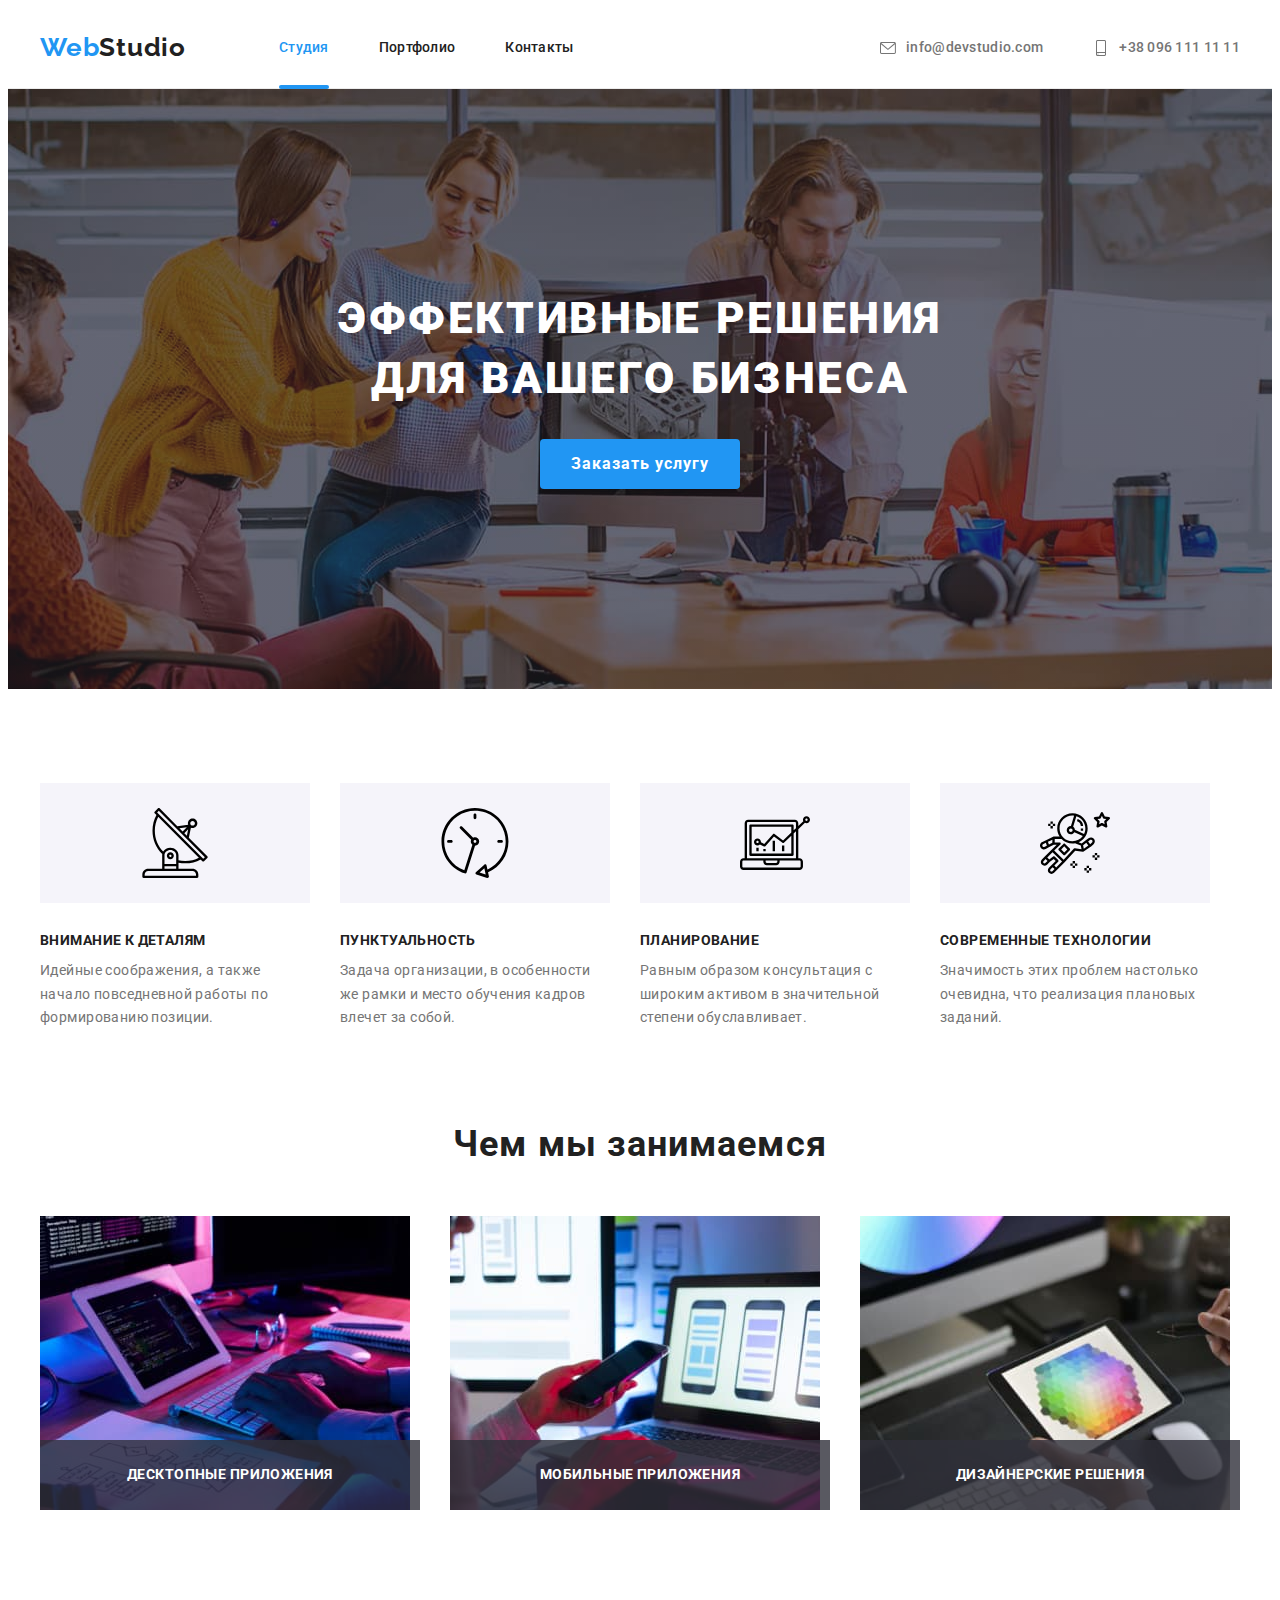
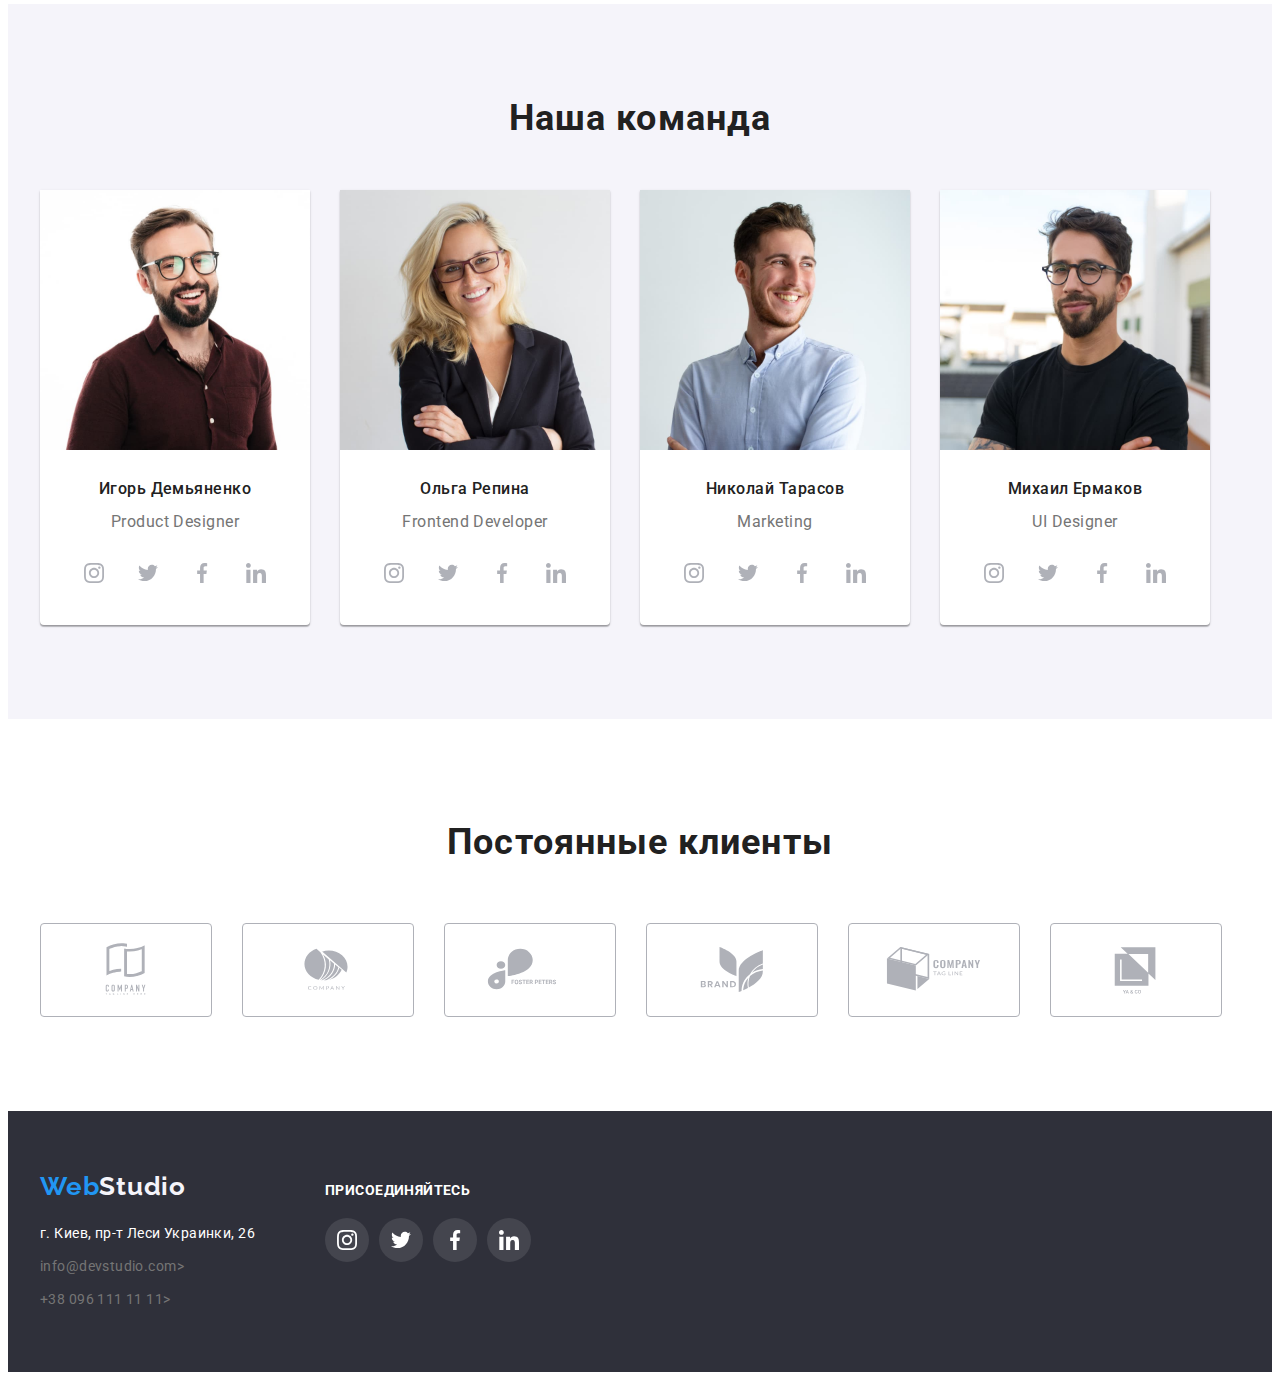
<file: index.html>
<!DOCTYPE html>
<html lang="ru">
    <head>
    <meta charset="UTF-8">
    <meta http-equiv="X-UA-Compatible" content="IE=edge">
    <meta name="viewport" content="width=device-width, initial-scale=1.0">
    <title>Document</title>
    <link rel="preconnect" href="https://fonts.googleapis.com">
    <link rel="preconnect" href="https://fonts.gstatic.com" crossorigin>
    <link href="https://fonts.googleapis.com/css2?family=Raleway:wght@700&family=Roboto:wght@400;500;700;900&display=swap"
        rel="stylesheet">
        <link rel="stylesheet"
            href="https://cdnjs.cloudflare.com/ajax/libs/modern-normalize/1.1.0/modern-normalize.min.css"
            integrity="sha512-wpPYUAdjBVSE4KJnH1VR1HeZfpl1ub8YT/NKx4PuQ5NmX2tKuGu6U/JRp5y+Y8XG2tV+wKQpNHVUX03MfMFn9Q=="
            crossorigin="anonymous" 
            referrerpolicy="no-referrer" 
        />
            
    <link rel="stylesheet" href="./css/styles.css">
    
</head>
<body>
    <header class="header">
        <div class="container header-container">
        <a class="header-logo link"  href=""> Web<span class="span-logo">Studio</span></a>
        <nav class="header-nav">
            <ul class="list header-list">
                <li class="header-item">
                    <a class="link header-link current"  href="">
                        Студия</a>
                </li>
                <li class="header-item">
                    <a class="link header-link"  href="./portfolio.html">Портфолио</a>
                </li>
                <li class="header-item">
                    <a class="link header-link"  href="">Контакты</a>
                </li>
            </ul>
        </nav>
        <ul class="list header-list header-connect">
            <li class="header-cont"><a class="link header-mail"  href="mailto:info@devstudio.com">
                <svg class="header-social-icon" width="16px" height="16px">
                    <use href="images/icons.svg.svg#icon-envelope"></use>
                </svg>
                info@devstudio.com</a></li>
            <li class="header-cont"><a class="link header-tel"  href="tel:+380961111111">
                <svg class="header-social-icon" width="16px" height="16px">
                    <use href="images/icons.svg.svg#icon-smartphone"></use>
                </svg>
                +38 096 111 11 11</a></li>
        </ul>
        </div>
    </header>

    <main>
        <section class="hero">
            <div class="container ">
            <h1 class="hero-title">Эффективные решения для вашего бизнеса</h1>
            <button class="hero-btn btn-pointer" type="button" data-modal-open>Заказать услугу</button>
            </div>
        </section>

        <section class="section">
            <div class="container">
            <h2 class="about-title visually-hidden">наши преимущества</h2>
            <ul class="list about-list">
                <li class="about-item">
                    <div class="about-container">
                        <svg class="about-social-icon" width="70px" height="70px">
                        <use href="images/icons.svg.svg#icon-antenna"></use>
                        </svg>
                    </div>
                    <h3 class="about-pre-title">Внимание к деталям</h3>
                    <p class="about-after-title">Идейные соображения, а также начало повседневной работы по формированию позиции.</p>
                </li>
                <li class="about-item">
                    <div class="about-container">
                        <svg class="about-social-icon" width="70px" height="70px">
                            <use href="images/icons.svg.svg#icon-clock"></use>
                        </svg>
                    </div>
                    <h3 class="about-pre-title">Пунктуальность</h3>
                    <p class="about-after-title">Задача организации, в особенности же рамки и место обучения кадров влечет за собой.</p>
                </li>
                <li class="about-item">
                    <div class="about-container">
                        <svg class="about-social-icon" width="70px" height="70px">
                            <use href="images/icons.svg.svg#icon-diagram"></use>
                        </svg>
                    </div>
                    <h3 class="about-pre-title">Планирование</h3>
                    <p class="about-after-title">Равным образом консультация с широким активом в значительной степени обуславливает.</p>
                </li>
                <li class="about-item">
                    <div class="about-container">
                        <svg class="about-social-icon" width="70px" height="70px">
                            <use href="images/icons.svg.svg#icon-astronaut"></use>
                        </svg>
                    </div>
                    <h3 class="about-pre-title">Современные технологии</h3>
                    <p class="about-after-title">Значимость этих проблем настолько очевидна, что реализация плановых заданий.</p>
                </li>
            </ul>
            </div>
        </section>
        <section class="hom section">
            <div class="container">
            <h2 class="hom-title">Чем мы занимаемся</h2>
            
                <ul class="list hom-list">
                    <li class="hom-item">
                        <img 
                        src="./images/img.jpg" 
                        alt="робота за монитором"
                        width="370">
                        <h3 class="hom-text">Десктопные приложения</h3>
                    </li>
                    <li class="hom-item">
                        <img 
                        src="./images/img1.jpg" 
                        alt="телефон подключаеться к ноутбуку"
                        width="370">
                        <h3 class="hom-text">Мобильные приложения</h3>
                    </li>
                    <li class="hom-item">
                        <img 
                        src="./images/img2.jpg" 
                        alt="робота за планшетом"
                        width="370">
                        <h3 class="hom-text">Дизайнерские решения</h3>
                    </li>
                </ul>
            </div>
        </section>
        <section class="men section">
            <div class="container">
            <h2 class="men-title">Наша команда</h2>
                <ul class="men-list">
                    <li class="men-item">
                        <img 
                            src="./images/img3.jpg" 
                            alt="шатен в очках"
                            width="270">
                            <div class="men-description">
                        <h3 class="men-pre-title">Игорь Демьяненко</h3>
                        <p class="men-after-title" lang="en">Product Designer</p>
                        <ul class="men-social-list list">
                            <li class="men-social-item">
                                <a href="" 
                                class="men-social-link">
                            <svg class="men-social-icon" width="20" height="20">
                                <use href="images/icons.svg.svg#icon-instagram"></use>
                            </svg>
                            </a>
                            </li>
                            <li class="men-social-item">
                                <a href="" 
                                class="men-social-link">
                                <svg class="men-social-icon" width="20" height="20">
                                    <use href="images/icons.svg.svg#icon-twitter"></use>
                                </svg>
                            </a>
                            </li>
                            <li class="men-social-item">
                                <a href="" 
                                class="men-social-link">
                                <svg class="men-social-icon" width="20" height="20">
                                    <use href="images/icons.svg.svg#icon-facebook"></use>
                                </svg>
                            </a>
                            </li>
                            <li class="men-social-item">
                                <a href="" 
                                class="men-social-link">
                                <svg class="men-social-icon" width="20" height="20">
                                    <use href="images/icons.svg.svg#icon-linkedin"></use>
                                </svg>
                            </a>
                            </li>
                        </ul>
                        </div>
                    </li>
                    <li class="men-item">
                        <img 
                            src="./images/img4.jpg" 
                            alt="блондинка"
                            width="270">
                            <div class="men-description">
                        <h3 class="men-pre-title">Ольга Репина</h3>
                        <p class="men-after-title" lang="en">Frontend Developer</p>
                        <ul class="men-social-list list">
                            <li class="men-social-item">
                                <a href="" class="men-social-link">
                                    <svg class="men-social-icon" width="20" height="20">
                                        <use href="images/icons.svg.svg#icon-instagram"></use>
                                    </svg>
                                </a>
                            </li>
                            <li class="men-social-item">
                                <a href="" class="men-social-link">
                                    <svg class="men-social-icon" width="20" height="20">
                                        <use href="images/icons.svg.svg#icon-twitter"></use>
                                    </svg>
                                </a>
                            </li>
                            <li class="men-social-item">
                                <a href="" class="men-social-link">
                                    <svg class="men-social-icon" width="20" height="20">
                                        <use href="images/icons.svg.svg#icon-facebook"></use>
                                    </svg>
                                </a>
                            </li>
                            <li class="men-social-item">
                                <a href="" class="men-social-link">
                                    <svg class="men-social-icon" width="20" height="20">
                                        <use href="images/icons.svg.svg#icon-linkedin"></use>
                                    </svg>
                                </a>
                            </li>
                        </ul>
                            </div>
                    </li>
                    <li class="men-item">
                        <img 
                            src="./images/img5.jpg" 
                            alt="шатен"
                            width="270">
                            <div class="men-description">
                        <h3 class="men-pre-title">Николай Тарасов</h3>
                        <p class="men-after-title" lang="en">Marketing</p>
                        <ul class="men-social-list list">
                            <li class="men-social-item">
                                <a href="" class="men-social-link">
                                    <svg class="men-social-icon" width="20" height="20">
                                        <use href="images/icons.svg.svg#icon-instagram"></use>
                                    </svg>
                                </a>
                            </li>
                            <li class="men-social-item">
                                <a href="" class="men-social-link">
                                    <svg class="men-social-icon" width="20" height="20">
                                        <use href="images/icons.svg.svg#icon-twitter"></use>
                                    </svg>
                                </a>
                            </li>
                            <li class="men-social-item">
                                <a href="" class="men-social-link">
                                    <svg class="men-social-icon" width="20" height="20">
                                        <use href="images/icons.svg.svg#icon-facebook"></use>
                                    </svg>
                                </a>
                            </li>
                            <li class="men-social-item">
                                <a href="" class="men-social-link">
                                    <svg class="men-social-icon" width="20" height="20">
                                        <use href="images/icons.svg.svg#icon-linkedin"></use>
                                    </svg>
                                </a>
                            </li>
                        </ul>
                            </div>
                    </li>
                    <li class="men-item">
                        <img 
                            src="./images/img6.jpg" 
                            alt="брюнет"
                            width="270">
                            <div class="men-description">
                        <h3 class="men-pre-title">Михаил Ермаков</h3>
                        <p class="men-after-title" lang="en">UI Designer</p>
                        <ul class="men-social-list list">
                            <li class="men-social-item">
                                <a href="" class="men-social-link">
                                    <svg class="men-social-icon" width="20" height="20">
                                        <use href="images/icons.svg.svg#icon-instagram"></use>
                                    </svg>
                                </a>
                            </li>
                            <li class="men-social-item">
                                <a href="" class="men-social-link">
                                    <svg class="men-social-icon" width="20" height="20">
                                        <use href="images/icons.svg.svg#icon-twitter"></use>
                                    </svg>
                                </a>
                            </li>
                            <li class="men-social-item">
                                <a href="" class="men-social-link">
                                    <svg class="men-social-icon" width="20" height="20">
                                        <use href="images/icons.svg.svg#icon-facebook"></use>
                                    </svg>
                                </a>
                            </li>
                            <li class="men-social-item">
                                <a href="" class="men-social-link">
                                    <svg class="men-social-icon" width="20" height="20">
                                        <use href="images/icons.svg.svg#icon-linkedin"></use>
                                    </svg>
                                </a>
                            </li>
                        </ul>
                            </div>
                    </li>
                </ul>
                </div>
        </section>
        <section class="section">
            <div class="container">
            <h2 class="client-title">Постоянные клиенты</h2>
            <ul class="client-list list">
                <li class="client-social-item">
                    <a href="" class="client-social-link">
                        <svg class="client-social-icon" width="106" height="60">
                        <use href="images/icons.svg.svg#icon-logo1"></use>
                        </svg>
                    </a>
                </li>
                <li class="client-social-item">
                    <a href="" class="client-social-link">
                        <svg class="client-social-icon" width="106" height="60">
                            <use href="images/icons.svg.svg#icon-logo2"></use>
                        </svg>
                    </a>
                </li>
                <li class="client-social-item">
                    <a href="" class="client-social-link">
                        <svg class="client-social-icon" width="106" height="60">
                            <use href="images/icons.svg.svg#icon-logo3"></use>
                        </svg>
                    </a>
                </li>
                <li class="client-social-item">
                    <a href="" class="client-social-link">
                        <svg class="client-social-icon" width="106" height="60">
                            <use href="images/icons.svg.svg#icon-logo4"></use>
                        </svg>
                    </a>
                </li>
                <li class="client-social-item">
                    <a href="" class="client-social-link">
                        <svg class="client-social-icon" width="106" height="60">
                            <use href="images/icons.svg.svg#icon-logo5"></use>
                        </svg>
                    </a>
                </li>
                <li class="client-social-item">
                    <a href="" class="client-social-link">
                        <svg class="client-social-icon" width="106" height="60">
                            <use href="images/icons.svg.svg#icon-logo6"></use>
                        </svg>
                    </a>
                </li>
            </ul>
            </div>
        </section>
    </main>
    <footer class="footer">
        <div class="container footer-container">
            <div class="footer-address">
            <a class="link footer-logo foot-pointer" href="">Web<span class="spani-logo">Studio</span></a>
            <address>
            <ul class="list footer-list">
                <li><a class="footer-pre-link" href="">г. Киев, пр-т Леси Украинки, 26</a></li>
                <li><a class="footer-link" href="mailto:info@devstudio.com">info@devstudio.com></a></li>
                <li><a class="footer-link" href="tel:+380961111111">+38 096 111 11 11></a></li>
            </ul>
            </div>
            <div class="footer-social">
                <h2 class="footer-title">присоединяйтесь</h2>
                <ul class="footer-social-list list">
                    <li class="footer-social-item">
                        <a href="" class="footer-social-link">
                            <svg class="footer-social-icon" width="20" height="20">
                                <use href="images/icons.svg.svg#icon-instagram"></use>
                            </svg>
                        </a>
                    </li>
                    <li class="footer-social-item">
                        <a href="" class="footer-social-link">
                            <svg class="footer-social-icon" width="20" height="20">
                                <use href="images/icons.svg.svg#icon-twitter"></use>
                            </svg>
                        </a>
                    </li>
                    <li class="footer-social-item">
                        <a href="" class="footer-social-link">
                            <svg class="footer-social-icon" width="20" height="20">
                                <use href="images/icons.svg.svg#icon-facebook"></use>
                            </svg>
                        </a>
                    </li>
                    <li class="footer-social-item">
                        <a href="" class="footer-social-link">
                            <svg class="footer-social-icon" width="20" height="20">
                                <use href="images/icons.svg.svg#icon-linkedin"></use>
                            </svg>
                        </a>
                    </li>
                </ul>
            </div>
        </address>
        </div>
    </footer>
    <div class="backdrop is-hidden" data-modal>
        <div class="modal" >
            <button type="button" class="modal-close" data-modal-close>
                <svg class="mobal-social-icon" width="18" height="18">
                    <use href="images/icons.svg.svg#icon-close-black"></use>
                </svg>
            </button>
        </div>
    </div>
    <script src="./js/modal.js"></script>
</body>
</html>
</file>
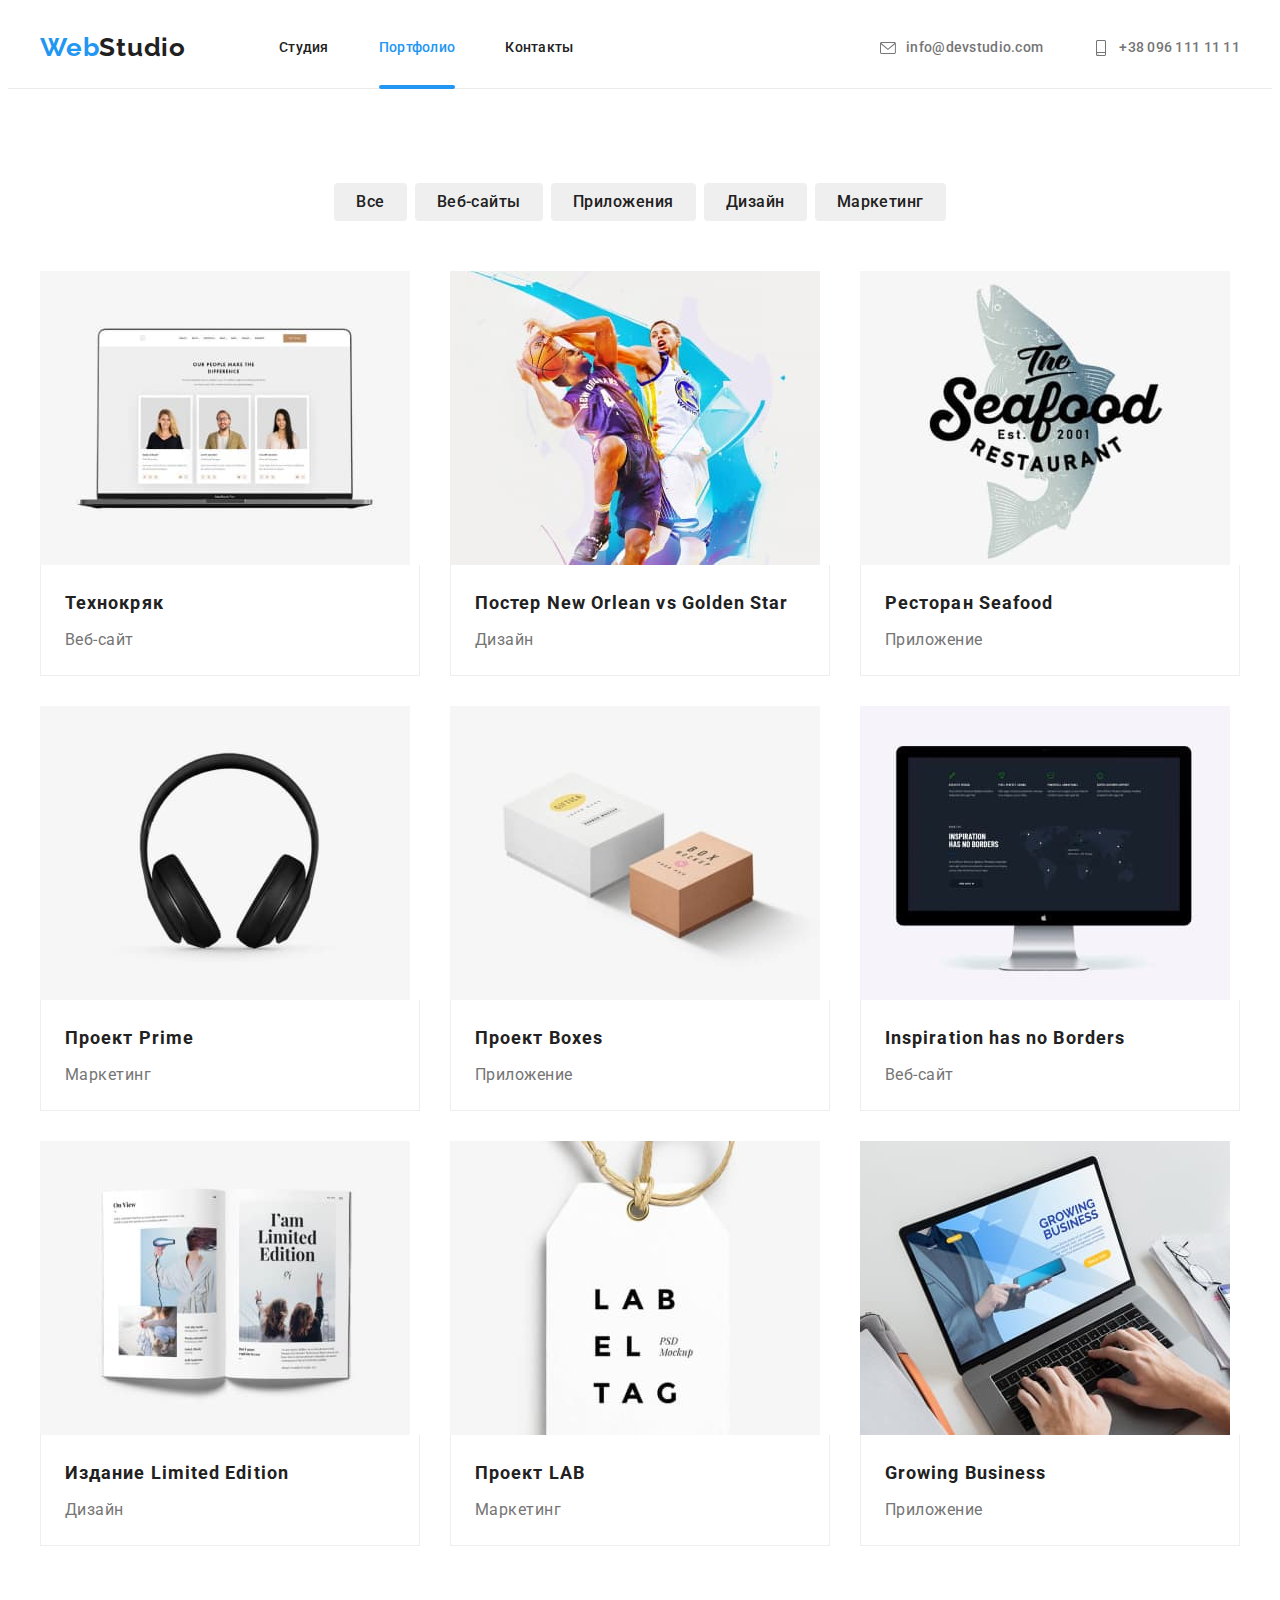
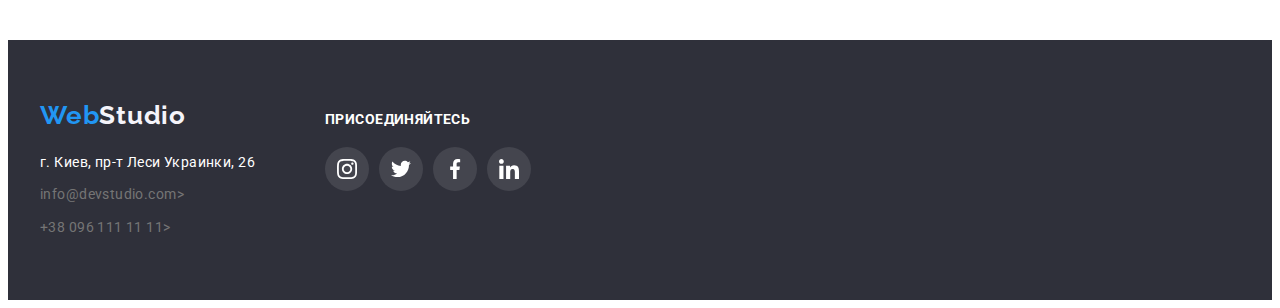
<file: portfolio.html>
<!DOCTYPE html>
<html lang="ru">
<head>
    <meta charset="UTF-8">
    <meta http-equiv="X-UA-Compatible" content="IE=edge">
    <meta name="viewport" content="width=device-width, initial-scale=1.0">
    <title>Document</title>
        <link rel="preconnect" href="https://fonts.googleapis.com">
        <link rel="preconnect" href="https://fonts.gstatic.com" crossorigin>
        <link href="https://fonts.googleapis.com/css2?family=Raleway:wght@700&family=Roboto:wght@400;500;700;900&display=swap"
            rel="stylesheet">
            <link rel="stylesheet" href="https://cdnjs.cloudflare.com/ajax/libs/modern-normalize/1.1.0/modern-normalize.min.css"
                integrity="sha512-wpPYUAdjBVSE4KJnH1VR1HeZfpl1ub8YT/NKx4PuQ5NmX2tKuGu6U/JRp5y+Y8XG2tV+wKQpNHVUX03MfMFn9Q=="
                crossorigin="anonymous" referrerpolicy="no-referrer" />
        <link rel="stylesheet" href="./css/styles.css">
</head>
<body>
    <header class="header">
        <div class="container header-container">
        <a class="header-logo link" href=""> Web<span class="span-logo">Studio</span></a>
        <nav class="header-nav">
            <ul class="list header-list">
                <li class="header-item"><a class="link header-link" href="./index.html">Студия</a></li>
                <li class="header-item"><a class="link header-link current" href="./portfolio.html">Портфолио</a></li>
                <li class="header-item"><a class="link header-link" href="">Контакты</a></li>
            </ul>
        </nav>
        <ul class="list header-list header-connect">
            <li class="header-cont"><a class="link header-mail " href="mailto:info@devstudio.com">
                <svg class="header-social-icon" width="16px" height="16px">
                    <use href="images/icons.svg.svg#icon-envelope"></use>
                </svg>
                info@devstudio.com</a></li>
            <li class="header-cont"><a class="link header-tel" href="tel:+380961111111">
                <svg class="header-social-icon" width="16px" height="16px">
                    <use href="images/icons.svg.svg#icon-smartphone"></use>
                </svg>
                +38 096 111 11 11</a></li>
        </ul>
        </div>
    </header>
    <main>
        <section class="section">
            <div class="container">
            <h1 class="about-title visually-hidden">Портфолио</h1>
            <ul class="list art-list">
                <li class="art-item">
                    <button class="art-btn" type="button">Все</button>
                </li>
                <li class="art-item">
                    <button class="art-btn" type="button">Веб-сайты</button>
                </li>
                <li class="art-item">
                    <button class="art-btn" type="button">Приложения</button>
                </li>
                <li class="art-item">
                    <button class="art-btn" type="button">Дизайн</button>
                </li>
                <li class="art-item">
                    <button class="art-btn" type="button">Маркетинг</button>
                </li>
            </ul>
            <ul class="list carte-list">
                <li class="carte-item">
                    <a class="link carte-link" href="">
                        <div class="carte-thumb">
                            <img src="./images/img7.jpg" alt="ноутбук" width="370">
                            <h3 class="art-text-to">Технокряк это современная площадка распространения коронавируса. Компании используют эту
                                платформу для цифрового
                                шпионажа и атак на защищённые сервера конкурентов.</h3>
                            </div>
                            <div class="carte-info">
                            <h2 class="art-text">Технокряк</h2>
                            <p class="art-after-text">Веб-сайт</p>
                        </div>
                    </a>
                </li>
                <li class="carte-item">
                    <a class="link carte-link" href="">
                        <div class="carte-thumb">
                            <img src="./images/img8.jpg" alt="баскедбол" width="370">
                            <h3 class="art-text-to">Технокряк это современная площадка распространения коронавируса. Компании используют эту
                                платформу для цифрового
                                шпионажа и атак на защищённые сервера конкурентов.</h3>
                            </div>
                            <div class="carte-info">
                            <h2 class="art-text">Постер New Orlean vs Golden Star</h2>
                            <p class="art-after-text">Дизайн</p>
                        </div>
                    </a>
                </li>
                <li class="carte-item">
                    <a class="link carte-link" href="">
                        <div class="carte-thumb">
                            <img src="./images/img9.jpg" alt="рыбка" width="370">
                            <h3 class="art-text-to">Технокряк это современная площадка распространения коронавируса. Компании используют эту
                                платформу для цифрового
                                шпионажа и атак на защищённые сервера конкурентов.</h3>
                            </div>
                            <div class="carte-info">
                            <h2 class="art-text">Ресторан Seafood</h2>
                            <p class="art-after-text">Приложение</p>
                        </div>
                    </a>
                </li>
                <li class="carte-item">
                    <a class="link carte-link" href="">
                        <div class="carte-thumb">
                            <img src="./images/img10.jpg" alt="наушники" width="370">
                            <h3 class="art-text-to">Технокряк это современная площадка распространения коронавируса. Компании используют эту
                                платформу для цифрового
                                шпионажа и атак на защищённые сервера конкурентов.</h3>
                            </div>
                            <div class="carte-info">
                            <h2 class="art-text">Проект Prime</h2>
                            <p class="art-after-text">Маркетинг</p>
                        </div>
                    </a>
                </li>
                <li class="carte-item">
                    <a class="link carte-link" href="">
                        <div class="carte-thumb">
                            <img src="./images/img11.jpg" alt="коробки" width="370">
                            <h3 class="art-text-to">Технокряк это современная площадка распространения коронавируса. Компании используют эту
                                платформу для цифрового
                                шпионажа и атак на защищённые сервера конкурентов.</h3>
                            </div>
                            <div class="carte-info">
                            <h2 class="art-text">Проект Boxes</h2>
                            <p class="art-after-text">Приложение</p>
                        </div>
                    </a>
                </li>
                <li class="carte-item">
                    <a class="link carte-link" href="">
                        <div class="carte-thumb">
                            <img src="./images/img12.jpg" alt="моник" width="370">
                            <h3 class="art-text-to">Технокряк это современная площадка распространения коронавируса. Компании используют эту
                                платформу для цифрового
                                шпионажа и атак на защищённые сервера конкурентов.</h3>
                            </div>
                            <div class="carte-info">
                            <h2 class="art-text">Inspiration has no Borders</h2>
                            <p class="art-after-text">Веб-сайт</p>
                        </div>
                    </a>
                </li>
                <li class="carte-item">
                    <a class="link carte-link" href="">
                        <div class="carte-thumb">
                            <img src="./images/img13.jpg" alt="книга" width="370">
                            <h3 class="art-text-to">Технокряк это современная площадка распространения коронавируса. Компании используют эту
                                платформу для цифрового
                                шпионажа и атак на защищённые сервера конкурентов.</h3>
                            </div>
                            <div class="carte-info">
                            <h2 class="art-text">Издание Limited Edition</h2>
                            <p class="art-after-text">Дизайн</p>
                        </div>
                    </a>
                </li>
                <li class="carte-item">
                    <a class="link carte-link" href="">
                        <div class="carte-thumb">
                            <img src="./images/img14.jpg" alt="етикетка" width="370">
                            <h3 class="art-text-to">Технокряк это современная площадка распространения коронавируса. Компании используют эту
                                платформу для цифрового
                                шпионажа и атак на защищённые сервера конкурентов.</h3>
                            </div>
                            <div class="carte-info">
                            <h2 class="art-text">Проект LAB</h2>
                            <p class="art-after-text">Маркетинг</p>
                        </div>
                    </a>
                </li>
                <li class="carte-item">
                    <a class="link carte-link" href="">
                        <div class="carte-thumb">
                            <img src="./images/img15.jpg" alt="ноутбук2" width="370">
                            <h3 class="art-text-to">Технокряк это современная площадка распространения коронавируса. Компании используют эту
                                платформу для цифрового
                                шпионажа и атак на защищённые сервера конкурентов.</h3>
                            </div>
                            <div class="carte-info">
                            <h2 class="art-text">Growing Business</h2>
                            <p class="art-after-text">Приложение</p>
                        </div>
                    </a>
                </li>
            </ul>
            </div>
        </section>
    </main>
    <footer class="footer">
        <div class="container footer-container">
            <div class="footer-address">
                <a class="link footer-logo foot-pointer" href="">Web<span class="spani-logo">Studio</span></a>
                <address>
                    <ul class="list footer-list">
                        <li><a class="footer-pre-link foot-pointer" href="">г. Киев, пр-т Леси Украинки, 26</a></li>
                        <li><a class="footer-link foot-pointer" href="mailto:info@devstudio.com">info@devstudio.com></a>
                        </li>
                        <li><a class="footer-link foot-pointer" href="tel:+380961111111">+38 096 111 11 11></a></li>
                    </ul>
            </div>
            <div class="footer-social">
                <h2 class="footer-title">присоединяйтесь</h2>
                <ul class="footer-social-list list">
                    <li class="footer-social-item">
                        <a href="" class="footer-social-link">
                            <svg class="footer-social-icon" width="20" height="20">
                                <use href="images/icons.svg.svg#icon-instagram"></use>
                            </svg>
                        </a>
                    </li>
                    <li class="footer-social-item">
                        <a href="" class="footer-social-link">
                            <svg class="footer-social-icon" width="20" height="20">
                                <use href="images/icons.svg.svg#icon-twitter"></use>
                            </svg>
                        </a>
                    </li>
                    <li class="footer-social-item">
                        <a href="" class="footer-social-link">
                            <svg class="footer-social-icon" width="20" height="20">
                                <use href="images/icons.svg.svg#icon-facebook"></use>
                            </svg>
                        </a>
                    </li>
                    <li class="footer-social-item">
                        <a href="" class="footer-social-link">
                            <svg class="footer-social-icon" width="20" height="20">
                                <use href="images/icons.svg.svg#icon-linkedin"></use>
                            </svg>
                        </a>
                    </li>
                </ul>
            </div>
            </address>
        </div>
    </footer>
</body>
</html>
</file>
<file: css/styles.css>
:root {
  --header-color: #212121;
  --accent-color: #2196f3;
  --first-title-color: #2f303a;
  --second-title-color: #e5e5e5;
  --footer-color: #757575;
  --one-title-color: #ffffff;
  --icon-color: #afb1b8;
}
body {
  font-family: 'Roboto', sans-serif;
  color: var(--header-color);
  background: var(--one-title-color);
}
p,
h1,
h2,
h3,
h4,
h5,
h6 {
  margin: 0;
}

ul {
  margin: 0;
  padding: 0;
}
img {
  display: block;
}

.list {
  list-style: none;
}
.link {
  text-decoration: none;
}
.btn-pointer {
  cursor: pointer;
}
.foot-pointer {
  cursor: default;
}
.section {
  padding-top: 94px;
  padding-bottom: 94px;
}

.container {
  width: 1200px;
  padding-left: 15px;
  padding-right: 15px;
  margin: 0 auto;
}

.visually-hidden {
  position: absolute;
  white-space: nowrap;
  width: 1px;
  height: 1px;
  overflow: hidden;
  border: 0;
  padding: 0;
  clip: rect(0 0 0 0);
  clip-path: inset(50%);
  margin: -1px;
}

/*--------------------------HEADER----------------------*/

.header {
  border-bottom: 1px solid #ececec;
  background-color: var(--one-title-color);
}

.header-list {
  display: flex;
}
.header-container {
  display: flex;
  align-items: center;
}
.header-connect {
  margin-left: auto;
}

.span-logo {
  color: #212121;
}

.header-logo {
  font-family: 'Raleway';
  font-weight: 700;
  font-size: 26px;
  line-height: 1.91;
  letter-spacing: 0.03em;

  color: #2196f3;
  margin-right: 93px;
}
.header-item:not(:last-child) {
  margin-right: 50px;
}
.header-cont:not(:last-child) {
  margin-right: 50px;
}

.header-link {
  font-weight: 500;
  font-size: 14px;
  line-height: 1.14;
  letter-spacing: 0.02em;
  color: var(--header-color);
  display: block;
  padding-top: 32px;
  padding-bottom: 32px;
  transition: color 250ms cubic-bezier(0.4, 0, 0.2, 1);
}
.header-link:hover,
.header-link:focus {
  color: var(--accent-color);
}

.header-tel {
  font-weight: 500;
  font-size: 14px;
  line-height: 1.14;
  letter-spacing: 0.02em;
  color: var(--footer-color);
  display: flex;
  transition: color 250ms cubic-bezier(0.4, 0, 0.2, 1);
}

.header-mail {
  font-weight: 500;
  font-size: 14px;
  line-height: 1.14;
  letter-spacing: 0.02em;
  color: var(--footer-color);
  display: flex;
  transition: color 250ms cubic-bezier(0.4, 0, 0.2, 1);
}

.header-cont {
  display: flex;
  color: var(--icon-color);
}

.header-social-icon {
  margin-right: 10px;
  fill: currentColor;
}
.header-tel:hover,
.header-tel:focus {
  color: var(--accent-color);
  /* fill: var(--accent-color); */
}

.header-mail:hover,
.header-mail:focus {
  color: var(--accent-color);
  /* fill: var(--accent-color); */
}

.header-link:hover .header-mail,
.header-link:focus .header-mail {
  fill: var(--accent-color);
}

.header-social-icon:focus,
.header-social-icon:hover {
  fill: var(--accent-color);
  color: var(--accent-color);
}

/*--------------------------HERO----------------------*/
.hero {
  max-width: 1600px;
  margin-left: auto;
  margin-right: auto;
  background-color: var(--first-title-color);
  text-align: center;
  padding: 200px 0px;
  background-image: linear-gradient(
      rgba(47, 48, 58, 0.4),
      rgba(47, 48, 58, 0.4)
    ),
    url(../images/hero-bg.jpg);
  background-repeat: no-repeat;
  background-position: center;
  background-size: cover;
}

.hero-title {
  font-weight: 900;
  font-size: 44px;
  line-height: 1.36;
  text-align: center;

  letter-spacing: 0.06em;
  text-transform: uppercase;
  color: #ffffff;
  max-width: 696px;
  margin-bottom: 30px;
  margin: auto;
}

.hero-btn {
  font-family: inherit;
  font-weight: 700;
  font-size: 16px;
  line-height: 1.87;
  text-align: center;
  letter-spacing: 0.06em;
  color: #ffffff;
  background-color: var(--accent-color);

  box-shadow: 0px 4px 4px rgba(0, 0, 0, 0.15);
  border-radius: 4px;
  border: none;
  min-width: 200px;
  min-height: 50px;
  margin-top: 30px;
  transition: background-color 250ms cubic-bezier(0.4, 0, 0.2, 1);
}

.hero-btn:hover {
  background-color: #188ce8;
}

/*--------------------------ABAUT----------------------*/
.about-container {
  width: 270px;
  height: 120px;
  background-color: #f5f4fa;
  display: flex;
  justify-content: center;
  align-items: center;
  margin-bottom: 30px;
}

.about-list {
  display: flex;
}

.about-item {
  max-width: 270px;
}
.about-item:not(:last-child) {
  margin-right: 30px;
}

.about-pre-title {
  font-weight: 700;
  font-size: 14px;
  line-height: 1.14;

  letter-spacing: 0.03em;
  text-transform: uppercase;
  color: var(--header-color);
  margin-bottom: 10px;
}
.about-after-title {
  font-weight: 400;
  font-size: 14px;
  line-height: 1.71;
  letter-spacing: 0.03em;
  color: var(--footer-color);
}

/*--------------------------HOM----------------------*/
.hom {
  padding-top: 0px;
}

.hom-title {
  font-weight: 700;
  font-size: 36px;
  line-height: 1.16;
  text-align: center;
  letter-spacing: 0.03em;

  color: var(--header-color);
  margin-bottom: 50px;
}
.hom-list {
  display: flex;
  margin: -15px;
}

.hom-item {
  flex-basis: calc(100% / 3 - 30px);
  margin: 15px;
  position: relative;
}
.hom-text {
  font-weight: 700;
  font-size: 14px;
  line-height: 1.14;
  text-align: center;
  letter-spacing: 0.03em;
  text-transform: uppercase;
  display: flex;
  color: var(--one-title-color);
  width: 100%;
  height: 70px;
  position: absolute;
  bottom: 0;
  left: 0;
  align-items: center;
  justify-content: center;
  background-color: rgba(47, 48, 58, 0.8);
}
/*--------------------------MEN----------------------*/

.men {
  background-color: #f5f4fa;
}

.men-title {
  font-weight: 700;
  font-size: 36px;
  line-height: 1.16;
  text-align: center;
  letter-spacing: 0.03em;
  color: var(--header-color);
  margin-bottom: 50px;
}
.men-pre-title {
  font-weight: 500;
  font-size: 16px;
  line-height: 1.18;
  text-align: center;
  letter-spacing: 0.03em;
  color: var(--header-color);
  margin-bottom: 10px;
}

.men-after-title {
  font-size: 16px;
  line-height: 1.66;
  text-align: center;
  letter-spacing: 0.03em;
  color: var(--footer-color);
  margin-bottom: 16px;
}

.men-list {
  display: flex;
  list-style: none;
}

.men-item:not(:last-child) {
  margin-right: 30px;
}

.team-list li:not(:last-child) {
  margin-right: 30px;
}

.men-item {
  background-color: #ffffff;
  box-shadow: 0px 1px 3px rgba(0, 0, 0, 0.12), 0px 1px 1px rgba(0, 0, 0, 0.14),
    0px 2px 1px rgba(0, 0, 0, 0.2);
  border-radius: 0px 0px 4px 4px;
}

.men-description {
  padding-top: 30px;
  padding-bottom: 30px;
}

.men-social-list {
  display: flex;
  justify-content: center;
}
.men-social-item + .men-social-item {
  margin-left: 10px;
}
.men-social-link {
  width: 44px;
  height: 44px;
  background-color: var(--one-title-color);
  display: flex;
  justify-content: center;
  align-items: center;
  border-radius: 50%;
  transition: 250ms cubic-bezier(0.4, 0, 0.2, 1);
}
.men-social-icon {
  fill: var(--icon-color);
  transition: 250ms cubic-bezier(0.4, 0, 0.2, 1);
}

.men-social-link:hover,
.men-social-link:focus {
  background-color: var(--accent-color);
}

.men-social-link:hover .men-social-icon,
.men-social-link:focus .men-social-icon {
  fill: var(--one-title-color);
}
/* ---------------------------------------client---------------------------------- */

.client-title {
  font-weight: 700;
  font-size: 36px;
  line-height: 1.66;
  text-align: center;
  letter-spacing: 0.03em;

  color: #212121;
  margin-bottom: 50px;
}
.client-list {
  display: flex;
}

.client-social-link {
  width: 170px;
  height: 92px;
  background-color: var(--one-title-color);
  display: flex;
  justify-content: center;
  align-items: center;
  border-radius: 4px;
  border: 1px solid var(--icon-color);
  transition: background-color 250ms cubic-bezier(0.4, 0, 0.2, 1);
}
.client-social-icon {
  fill: var(--icon-color);
  transition: fill 250ms cubic-bezier(0.4, 0, 0.2, 1);
}

.client-social-item:not(:last-child) {
  margin-right: 30px;
}

.client-social-link:hover,
.client-social-link:focus {
  border-color: var(--accent-color);
}

.client-social-link:hover .client-social-icon,
.client-social-link:focus .client-social-icon {
  fill: var(--accent-color);
}
/*--------------------------FOOTER----------------------*/
.spani-logo {
  color: #f5f4fa;
}

.footer {
  background-color: var(--first-title-color);
  padding-top: 60px;
  padding-bottom: 60px;
}

.footer-bg a {
  margin-bottom: 20px;
}

.footer-pre-link {
  font-size: 14px;
  line-height: 1.71;
  letter-spacing: 0.03em;
  color: #ffffff;
  transition: color 250ms cubic-bezier(0.4, 0, 0.2, 1);
  text-decoration: none;
}
.footer-link {
  font-size: 14px;
  line-height: 1.71;
  letter-spacing: 0.03em;
  color: var(--footer-color);

  text-decoration: none;
  display: block;
  transition: color 250ms cubic-bezier(0.4, 0, 0.2, 1);
}

.footer-list li:not(:last-child) {
  margin-bottom: 9px;
}

.footer-link:hover,
.footer-pre-link:hover {
  color: hsl(252, 4%, 73%);
}
.footer-logo {
  font-family: 'Raleway';
  font-weight: 700;
  font-size: 26px;
  line-height: 1.19;
  letter-spacing: 0.03em;

  color: #2196f3;
}

address {
  font-style: normal;
  margin-top: 20px;
}

.footer-title {
  font-weight: 700;
  font-size: 14px;
  line-height: 1, 14;
  letter-spacing: 0.03em;
  text-transform: uppercase;

  color: #ffffff;
  margin-bottom: 20px;
}

.footer-container {
  display: flex;
  align-items: baseline;
}

.footer-social {
  display: block;
  margin-left: 70px;
}

.footer-social-list {
  display: flex;
  justify-content: center;
}

.footer-social-link {
  width: 44px;
  height: 44px;
  background-color: rgba(255, 255, 255, 0.1);
  display: flex;
  justify-content: center;
  align-items: center;
  border-radius: 50%;
  transition: background-color 250ms cubic-bezier(0.4, 0, 0.2, 1);
}

.footer-social-item:not(:last-child) {
  margin-right: 10px;
}

.footer-social-icon {
  fill: var(--one-title-color);
}

.footer-social-link:hover,
.footer-social-link:focus {
  background-color: var(--accent-color);
}

.footer-social-link:hover .footer-social-icon,
.footer-social-link:focus .footer-social-icon {
  fill: var(--one-title-color);
}

/*----------------------------------------------------PORTFOLIO---------------------------*/

.current {
  color: var(--accent-color);
  display: flex;
  position: relative;
}
.current::after {
  content: '';
  width: 100%;
  height: 4px;
  position: absolute;
  background-color: var(--accent-color);
  border-radius: 2px;
  left: 0;
  bottom: -1px;
}
/*--------------------------ART----------------------*/
.art {
  padding-top: 94px;
  padding-bottom: 94px;
  color: var(--one-title-color);
}

.art-list {
  display: flex;
  justify-content: center;
  margin-bottom: 50px;
}

.art-list li:not(:last-child) {
  margin-right: 8px;
}

.art-btn {
  font-family: inherit;
  font-weight: 500;
  font-size: 16px;
  line-height: 1.62;
  text-align: center;
  letter-spacing: 0.03em;
  color: var(--header-color);

  display: block;
  margin: 0;
  padding: 6px 22px;
  border-radius: 4px;
  border: none;
  cursor: pointer;
  transition: color 250ms cubic-bezier(0.4, 0, 0.2, 1),
    background-color 250ms cubic-bezier(0.4, 0, 0.2, 1),
    box-shadow 250ms cubic-bezier(0.4, 0, 0.2, 1);
}
.art-btn:hover,
.art-btn:focus {
  background-color: var(--accent-color);
  color: var(--one-title-color);
  box-shadow: 0px 3px 1px rgba(0, 0, 0, 0.1), 0px 1px 2px rgba(0, 0, 0, 0.08),
    0px 2px 2px rgba(0, 0, 0, 0.12);
}

.art-text {
  font-weight: 700;
  font-size: 18px;
  line-height: 2;

  letter-spacing: 0.06em;

  color: var(--header-color);
  margin-bottom: 4px;
}
.art-after-text {
  font-size: 16px;
  line-height: 1.87;

  letter-spacing: 0.03em;

  color: #757575;
}

.art-container {
  display: flex;
  align-items: center;
}
.carte-list {
  display: flex;
  flex-wrap: wrap;
  margin-left: -30px;
  margin-top: -30px;
}

.carte-thumb {
  width: 370px;
  position: relative;
  overflow: hidden;
}

.carte-item {
  width: calc((100% - 90px) / 3);
  margin-left: 30px;
  margin-top: 30px;
}

.carte-info {
  border: 1px solid #eeeeee;
  border-top: none;
  padding: 20px 24px;
}
.carte-link:hover,
.carte-link:focus {
  box-shadow: 0px 1px 3px rgba(0, 0, 0, 0.12), 0px 1px 1px rgba(0, 0, 0, 0.14),
    0px 2px 1px rgba(0, 0, 0, 0.2);
}
.carte-link {
  display: block;
  transition: 250ms cubic-bezier(0.4, 0, 0.2, 1);
}
.art-text-to {
  position: absolute;
  top: 0;
  left: 0;
  background-color: rgba(33, 150, 243, 0.9);
  color: var(--one-title-color);
  font-weight: 400;
  font-size: 18px;
  line-height: 1.56;
  letter-spacing: 0.03em;
  padding: 64px 24px 64px 24px;
  margin: 0;
  height: 100%;
  border-top-right-radius: 4px;
  border-top-left-radius: 4px;
  transform: translateY(100%);
  transition: transform 250ms linear,
    box-shadow 250ms cubic-bezier(0.4, 0, 0.2, 1);
}

.carte-item :hover .art-text-to {
  transform: translateY(0%);
}

.carte-item :focus .art-text-to {
  transform: translateY(0%);
}

/* -----------backdrop-------------------------------------------------------------------- */

.backdrop {
  position: fixed;
  top: 0;
  width: 100vw;
  height: 100vh;
  background: rgba(0, 0, 0, 0.2);
  transition: 250ms cubic-bezier(0.4, 0, 0.2, 1);
}
.modal {
  width: 528px;
  min-height: 581px;
  background: #ffffff;
  box-shadow: 0px 1px 3px rgba(0, 0, 0, 0.12), 0px 1px 1px rgba(0, 0, 0, 0.14),
    0px 2px 1px rgba(0, 0, 0, 0.2);
  border-radius: 4px;
  position: absolute;
  top: 50%;
  left: 50%;
  transform: translate(-50%, -50%);
}
.modal-close {
  width: 30px;
  height: 30px;
  border-radius: 50%;
  background: #ffffff;
  border: 1px solid rgba(0, 0, 0, 0.1);
  display: flex;
  align-items: center;
  justify-content: center;
  position: absolute;
  top: 8px;
  right: 8px;
  cursor: pointer;
}
.is-hidden {
  opacity: 0;
  pointer-events: none;
  visibility: hidden;
}
</file>
